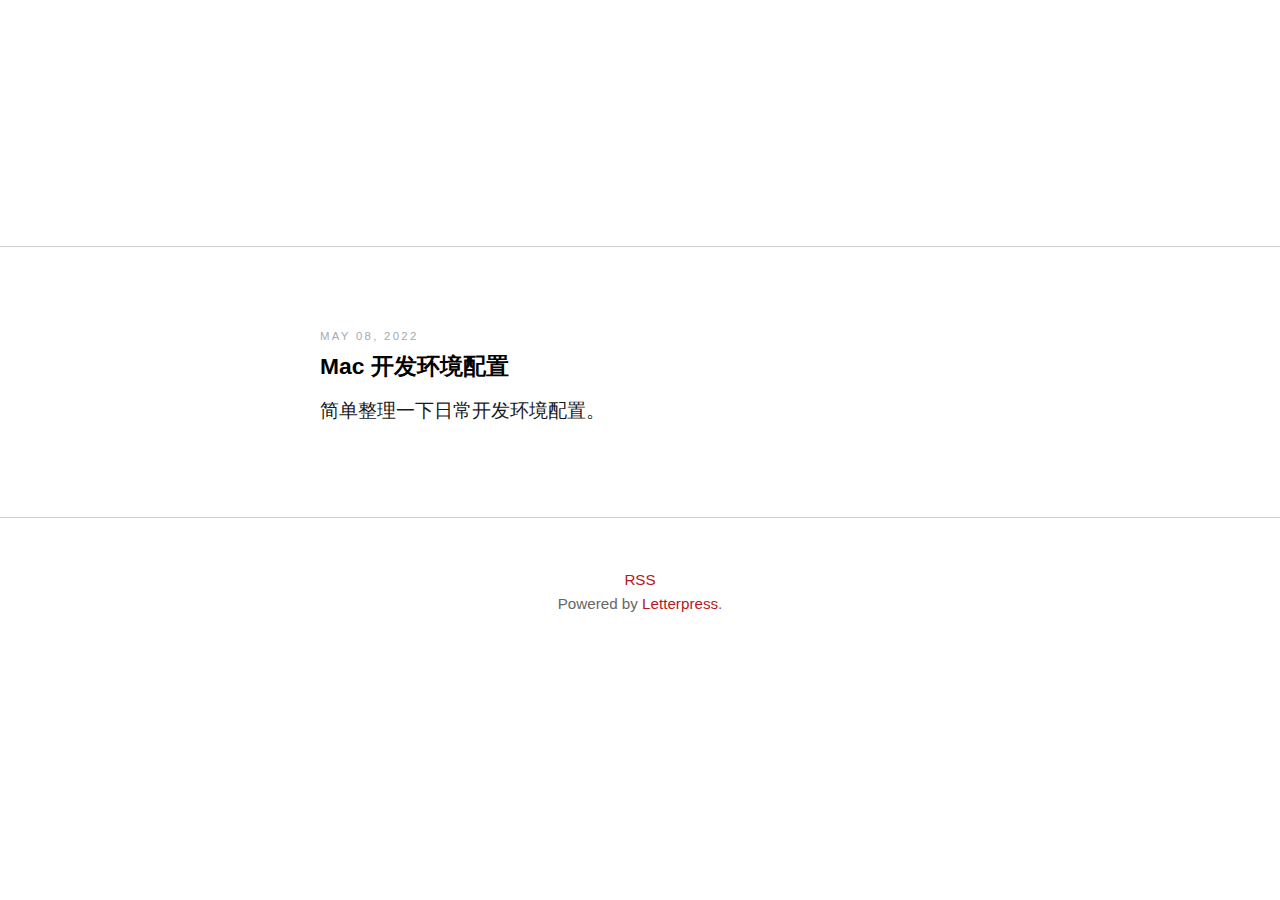
<file: index.html>
<!DOCTYPE html>
<html lang="en">
<head>
  <title>Jinya's Blog - Thoughts, stories and ideas.</title>
  <meta charset="utf-8" />
<meta http-equiv="X-UA-Compatible" content="IE=edge,chrome=1" />
<meta name="viewport" content="width=device-width, initial-scale=1.0, maximum-scale=1.0, user-scalable=no">
<meta name="robots" content="index, follow">
<meta name="description" content="Jinya's Blog" />
<meta name="keywords" content="iOS, iPhone, iPad, app, macOS, OS X, Mac, Apple, Xcode, Swift, SwiftUI, UIKit, Cocoa" />
<meta name="author" content="Jinya" />

<link rel="shortcut icon" href="/favicon.png" />
<link rel="alternate" type="application/rss+xml" href="/feed.xml" />

<link rel="stylesheet" href="/css/default.css" />
<link rel="stylesheet" href="/css/animations.css" />
<!-- Global site tag (gtag.js) - Google Analytics -->
<script async src="https://www.googletagmanager.com/gtag/js?id=G-8CKWPQ0VPY"></script>
<script>
  window.dataLayer = window.dataLayer || [];
  function gtag(){dataLayer.push(arguments);}
  gtag('js', new Date());

  gtag('config', 'G-8CKWPQ0VPY');
</script>

</head>
<body>
  <header role="banner">
    <div class="container">
      <a href="/" class="logo"><img src="/img/logo@2x.png" alt="Logo" /></a>
      <p class="about">Thoughts, stories and ideas.</p>
<ul class="headlinks">
  <li class="twitter">
    <a href="https://twitter.com/JinyaMax"><img src="/img/twitter.png" alt="Twitter" /></a>
  </li>
	<li class="github">
	  <a href="https://github.com/Jinya"><img src="/img/github.png" alt="GitHub" /></a>
	</li>
</ul>

    </div>
  </header>

  <section role="main" class="container">
		
	  <article>
	    <header>
			  <p class="meta"><time datetime="2022-05-08">May 08, 2022</time></p>
	      <h2><a href="https://jinya.github.io/2022/05/development-setup-for-macos.html">Mac 开发环境配置</a></h2>
	    </header>
	    <section class="content">
	      <p class="intro">简单整理一下日常开发环境配置。</p>
	    </section>
	  </article>
	  
  </section>
  
	<nav class="archive footer container">
		<h1><a class="nav-prev" href=""></a></h1>
		<h1><a class="nav-next" href=""></a></h1>
	</nav>
	
  <footer id="footer">
    <section class="container">
    <p><a href="/feed.xml">RSS</a></p>
  <p>Powered by <a href="https://github.com/an0/Letterpress">Letterpress</a>.</p>
</section>
  </footer>
</body>
</html>
</file>
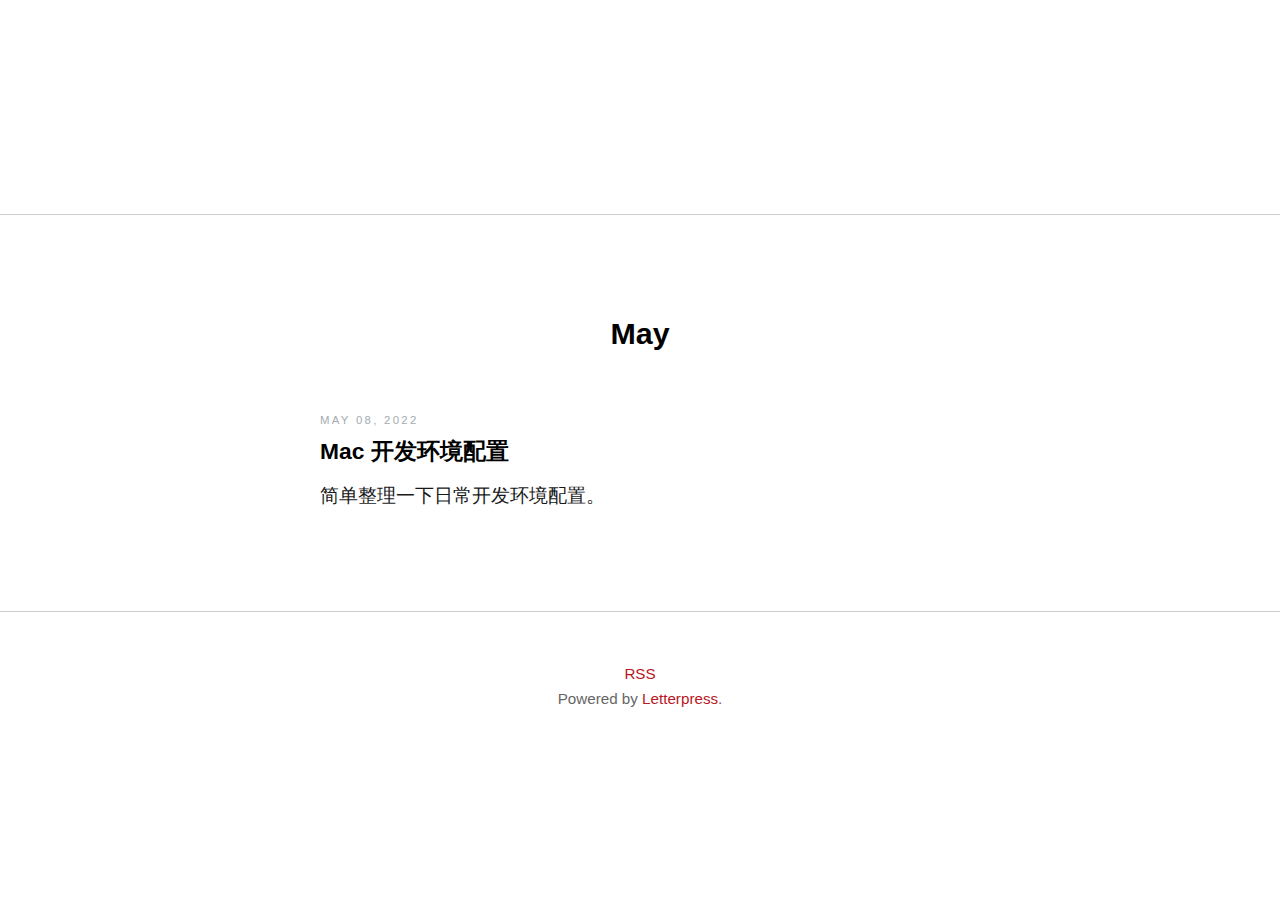
<file: 2022/index.html>
<!DOCTYPE html>
<html lang="en">
<head>
  <title>2022 | Jinya's Blog</title>
  <meta charset="utf-8" />
<meta http-equiv="X-UA-Compatible" content="IE=edge,chrome=1" />
<meta name="viewport" content="width=device-width, initial-scale=1.0, maximum-scale=1.0, user-scalable=no">
<meta name="robots" content="index, follow">
<meta name="description" content="Jinya's Blog" />
<meta name="keywords" content="iOS, iPhone, iPad, app, macOS, OS X, Mac, Apple, Xcode, Swift, SwiftUI, UIKit, Cocoa" />
<meta name="author" content="Jinya" />

<link rel="shortcut icon" href="/favicon.png" />
<link rel="alternate" type="application/rss+xml" href="/feed.xml" />

<link rel="stylesheet" href="/css/default.css" />
<link rel="stylesheet" href="/css/animations.css" />
<!-- Global site tag (gtag.js) - Google Analytics -->
<script async src="https://www.googletagmanager.com/gtag/js?id=G-8CKWPQ0VPY"></script>
<script>
  window.dataLayer = window.dataLayer || [];
  function gtag(){dataLayer.push(arguments);}
  gtag('js', new Date());

  gtag('config', 'G-8CKWPQ0VPY');
</script>

</head>
<body>
  <header role="banner">
    <div class="container">
      <a href="/" class="logo"><img src="/img/logo@2x.png" alt="Logo" /></a>
			<nav class="archive header">
				<h1><a class="nav-prev" href=""></a></h1>
				<h1><a class="nav-next" href=""></a></h1>
				<h1 class="archive-title">2022</h1>
			</nav>
    </div>
  </header>

  <section role="main" class="container">
    
    <section class="archive">
    	<h1 class="archive-title"><a href="https://jinya.github.io/2022/05/">May</a></h1>
			
		  <article>
		    <header>
			    <p class="meta"><time datetime="2022-05-08">May 08, 2022</time></p>
		      <h2><a href="https://jinya.github.io/2022/05/development-setup-for-macos.html">Mac 开发环境配置</a></h2>
		    </header>
		    <section class="content">
		      <p class="intro">简单整理一下日常开发环境配置。</p>
		    </section>
		  </article>
		  
    </section>
    
  </section>

  <footer id="footer">
    <section class="container">
    <p><a href="/feed.xml">RSS</a></p>
  <p>Powered by <a href="https://github.com/an0/Letterpress">Letterpress</a>.</p>
</section>
  </footer>
</body>
</html>
</file>
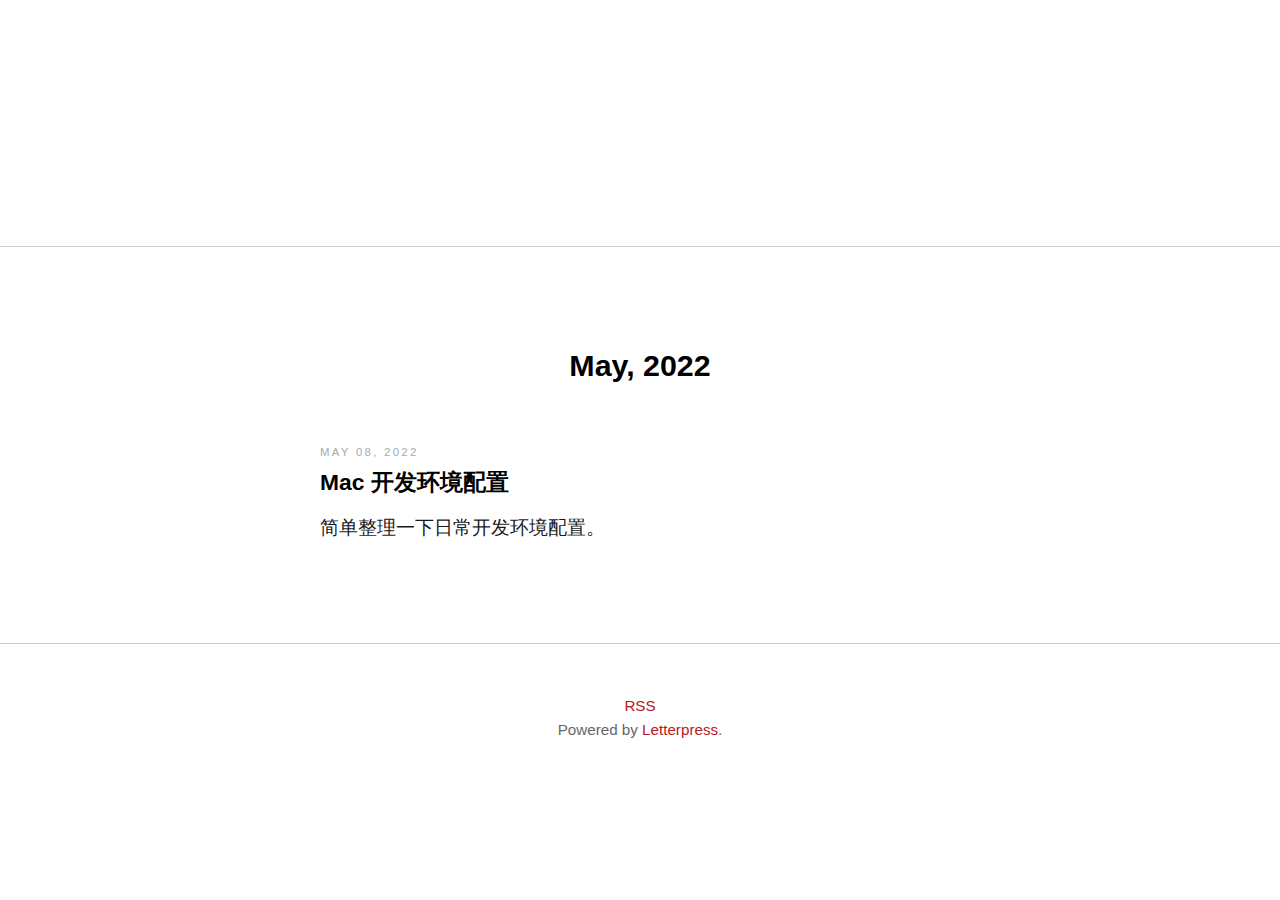
<file: archive/index.html>
<!DOCTYPE html>
<html lang="en">
<head>
  <title>Archive | Jinya's Blog</title>
  <meta charset="utf-8" />
<meta http-equiv="X-UA-Compatible" content="IE=edge,chrome=1" />
<meta name="viewport" content="width=device-width, initial-scale=1.0, maximum-scale=1.0, user-scalable=no">
<meta name="robots" content="index, follow">
<meta name="description" content="Jinya's Blog" />
<meta name="keywords" content="iOS, iPhone, iPad, app, macOS, OS X, Mac, Apple, Xcode, Swift, SwiftUI, UIKit, Cocoa" />
<meta name="author" content="Jinya" />

<link rel="shortcut icon" href="/favicon.png" />
<link rel="alternate" type="application/rss+xml" href="/feed.xml" />

<link rel="stylesheet" href="/css/default.css" />
<link rel="stylesheet" href="/css/animations.css" />
<!-- Global site tag (gtag.js) - Google Analytics -->
<script async src="https://www.googletagmanager.com/gtag/js?id=G-8CKWPQ0VPY"></script>
<script>
  window.dataLayer = window.dataLayer || [];
  function gtag(){dataLayer.push(arguments);}
  gtag('js', new Date());

  gtag('config', 'G-8CKWPQ0VPY');
</script>

</head>
<body>
	<header role="banner">
	  <div class="container">
	    <a href="/" class="logo"><img src="/img/logo@2x.png" alt="Logo" /></a>
      <p class="about">Thoughts, stories and ideas.</p>
<ul class="headlinks">
  <li class="twitter">
    <a href="https://twitter.com/JinyaMax"><img src="/img/twitter.png" alt="Twitter" /></a>
  </li>
	<li class="github">
	  <a href="https://github.com/Jinya"><img src="/img/github.png" alt="GitHub" /></a>
	</li>
</ul>

	  </div>
	</header>

  <section role="main" class="container">
    
    <section class="archive">
    	<h1 class="archive-title"><a href="https://jinya.github.io/2022/05/">May, 2022</a></h1>
			
		  <article>
		    <header>
			    <p class="meta"><time datetime="2022-05-08">May 08, 2022</time></p>
		      <h2><a href="https://jinya.github.io/2022/05/development-setup-for-macos.html">Mac 开发环境配置</a></h2>
		    </header>
				<section class="content">
				  <p class="intro">简单整理一下日常开发环境配置。</p>
				</section>
		  </article>
		  
    </section>
    
  </section>

  <footer id="footer">
    <section class="container">
    <p><a href="/feed.xml">RSS</a></p>
  <p>Powered by <a href="https://github.com/an0/Letterpress">Letterpress</a>.</p>
</section>
  </footer>
</body>
</html>
</file>
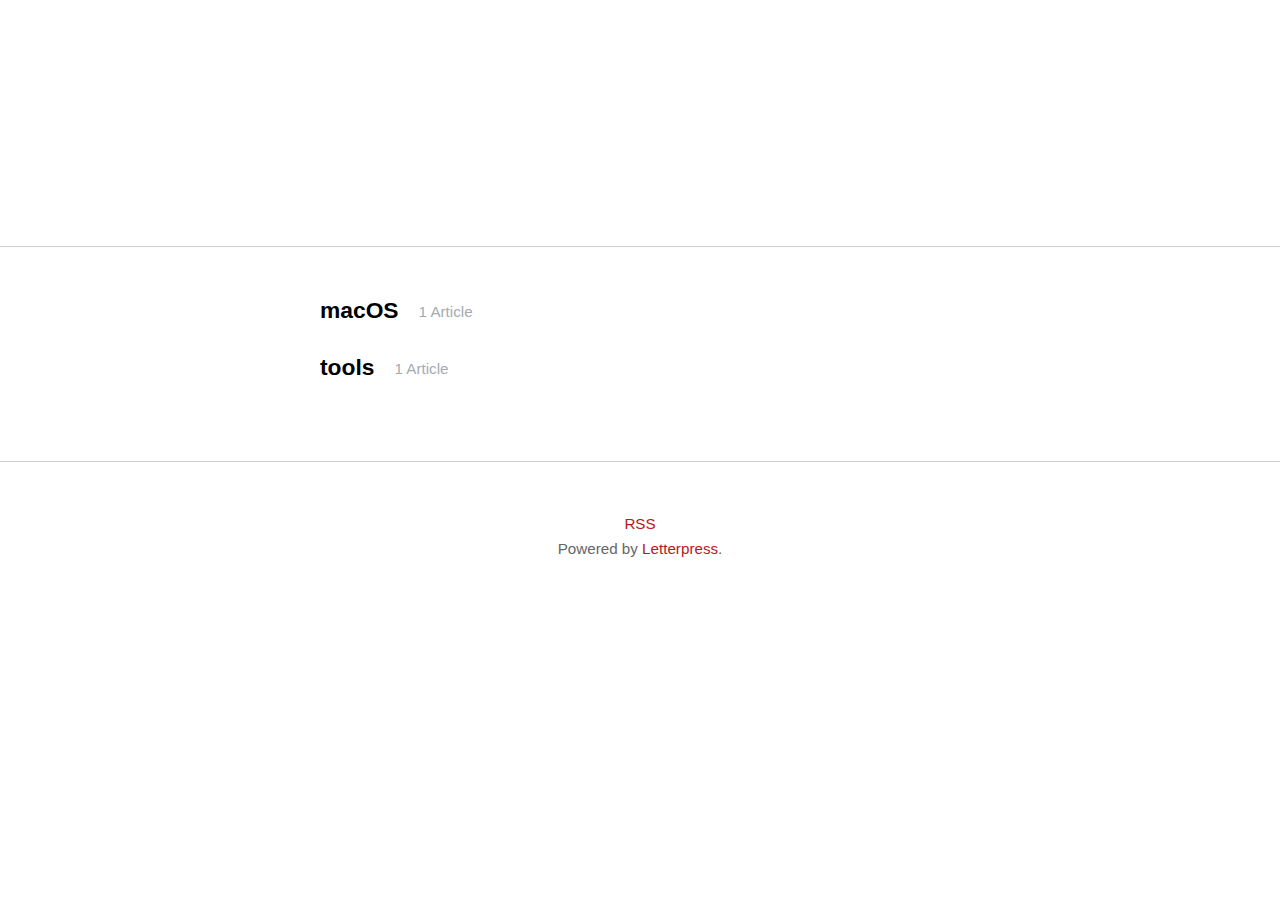
<file: tags/index.html>
<!DOCTYPE html>
<html lang="en">
<head>
  <title>Tags | Jinya's Blog</title>
  <meta charset="utf-8" />
<meta http-equiv="X-UA-Compatible" content="IE=edge,chrome=1" />
<meta name="viewport" content="width=device-width, initial-scale=1.0, maximum-scale=1.0, user-scalable=no">
<meta name="robots" content="index, follow">
<meta name="description" content="Jinya's Blog" />
<meta name="keywords" content="iOS, iPhone, iPad, app, macOS, OS X, Mac, Apple, Xcode, Swift, SwiftUI, UIKit, Cocoa" />
<meta name="author" content="Jinya" />

<link rel="shortcut icon" href="/favicon.png" />
<link rel="alternate" type="application/rss+xml" href="/feed.xml" />

<link rel="stylesheet" href="/css/default.css" />
<link rel="stylesheet" href="/css/animations.css" />
<!-- Global site tag (gtag.js) - Google Analytics -->
<script async src="https://www.googletagmanager.com/gtag/js?id=G-8CKWPQ0VPY"></script>
<script>
  window.dataLayer = window.dataLayer || [];
  function gtag(){dataLayer.push(arguments);}
  gtag('js', new Date());

  gtag('config', 'G-8CKWPQ0VPY');
</script>

</head>
<body>
	<header role="banner">
	  <div class="container">
	    <a href="/" class="logo"><img src="/img/logo@2x.png" alt="Logo" /></a>
      <p class="about">Thoughts, stories and ideas.</p>
<ul class="headlinks">
  <li class="twitter">
    <a href="https://twitter.com/JinyaMax"><img src="/img/twitter.png" alt="Twitter" /></a>
  </li>
	<li class="github">
	  <a href="https://github.com/Jinya"><img src="/img/github.png" alt="GitHub" /></a>
	</li>
</ul>

	  </div>
	</header>

  <section role="main" class="container">
  	<ul class="tags">
	    
	    <li class="tag">
		    <h2 class="tag-title"><a href="https://jinya.github.io/tags/macOS/">macOS</a></h2>
		    <p class="meta tag-size">1 Article</p>
	    </li>
	    
	    <li class="tag">
		    <h2 class="tag-title"><a href="https://jinya.github.io/tags/tools/">tools</a></h2>
		    <p class="meta tag-size">1 Article</p>
	    </li>
	    
    </ul>
  </section>

  <footer id="footer">
    <section class="container">
    <p><a href="/feed.xml">RSS</a></p>
  <p>Powered by <a href="https://github.com/an0/Letterpress">Letterpress</a>.</p>
</section>
  </footer>
</body>
</html>
</file>
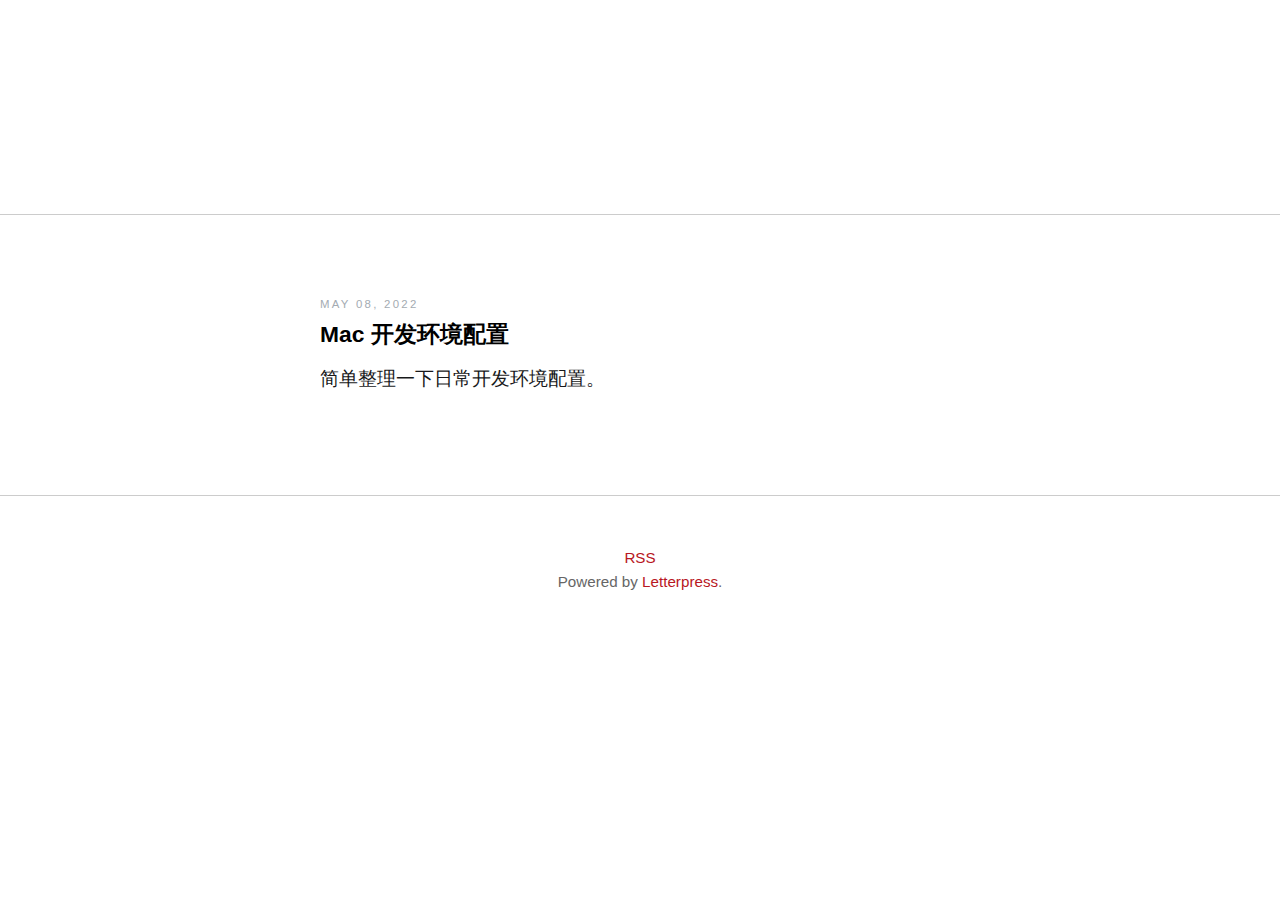
<file: 2022/05/index.html>
<!DOCTYPE html>
<html lang="en">
<head>
  <title>May, 2022 | Jinya's Blog</title>
  <meta charset="utf-8" />
<meta http-equiv="X-UA-Compatible" content="IE=edge,chrome=1" />
<meta name="viewport" content="width=device-width, initial-scale=1.0, maximum-scale=1.0, user-scalable=no">
<meta name="robots" content="index, follow">
<meta name="description" content="Jinya's Blog" />
<meta name="keywords" content="iOS, iPhone, iPad, app, macOS, OS X, Mac, Apple, Xcode, Swift, SwiftUI, UIKit, Cocoa" />
<meta name="author" content="Jinya" />

<link rel="shortcut icon" href="/favicon.png" />
<link rel="alternate" type="application/rss+xml" href="/feed.xml" />

<link rel="stylesheet" href="/css/default.css" />
<link rel="stylesheet" href="/css/animations.css" />
<!-- Global site tag (gtag.js) - Google Analytics -->
<script async src="https://www.googletagmanager.com/gtag/js?id=G-8CKWPQ0VPY"></script>
<script>
  window.dataLayer = window.dataLayer || [];
  function gtag(){dataLayer.push(arguments);}
  gtag('js', new Date());

  gtag('config', 'G-8CKWPQ0VPY');
</script>

</head>
<body>
  <header role="banner">
    <div class="container">
      <a href="/" class="logo"><img src="/img/logo@2x.png" alt="Logo" /></a>
			<nav class="archive header">
				<h1><a class="nav-prev" href=""></a></h1>
				<h1><a class="nav-next" href=""></a></h1>
				<h1 class="archive-title">May, <a href="https://jinya.github.io/2022/">2022</a></h1>
			</nav>
    </div>
  </header>

  <section role="main" class="container">
		
	  <article>
	    <header>
			  <p class="meta"><time datetime="2022-05-08">May 08, 2022</time></p>
	      <h2><a href="https://jinya.github.io/2022/05/development-setup-for-macos.html">Mac 开发环境配置</a></h2>
	    </header>
	    <section class="content">
	      <p class="intro">简单整理一下日常开发环境配置。</p>
	    </section>
	  </article>
	  
  </section>

  <footer id="footer">
    <section class="container">
    <p><a href="/feed.xml">RSS</a></p>
  <p>Powered by <a href="https://github.com/an0/Letterpress">Letterpress</a>.</p>
</section>
  </footer>
</body>
</html>
</file>
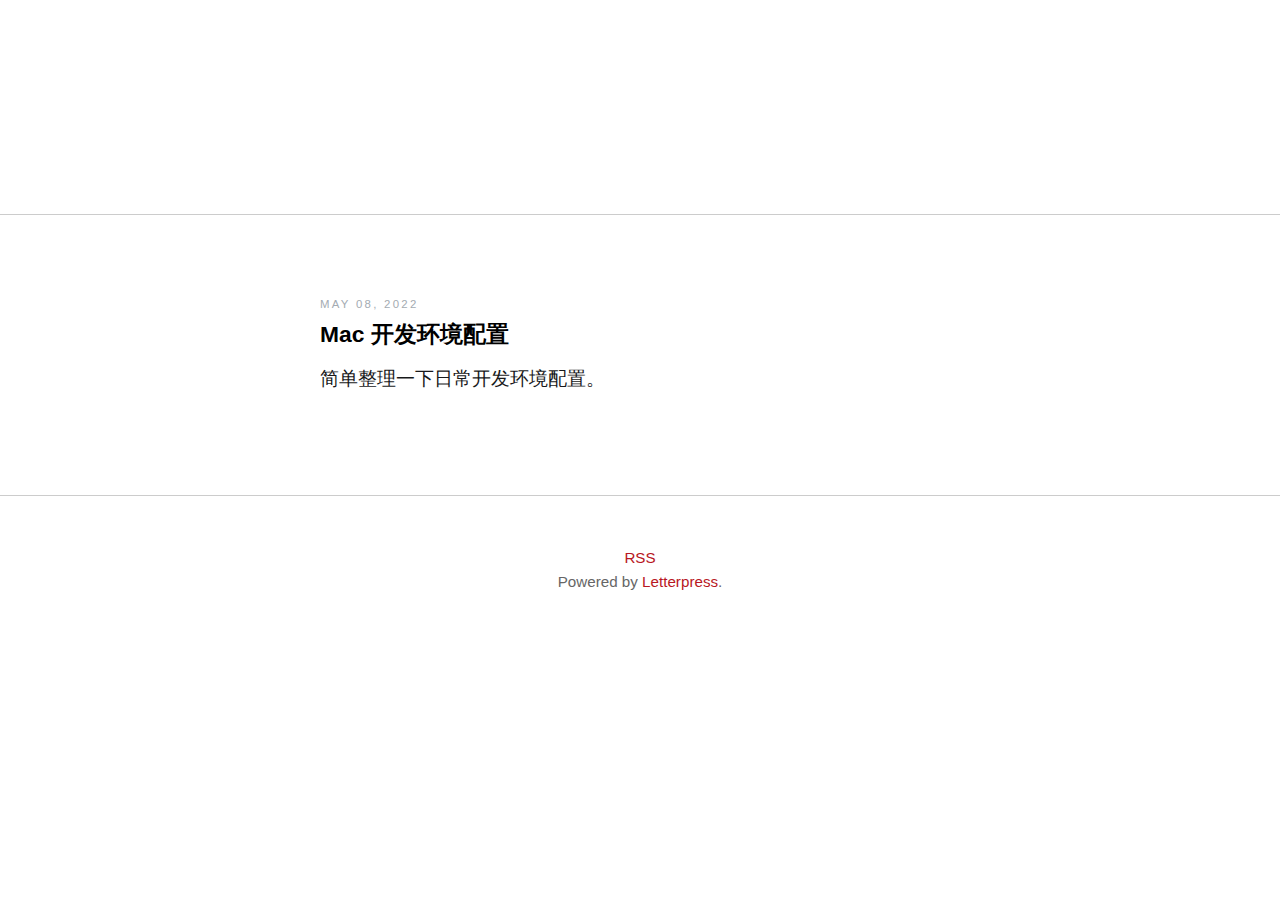
<file: tags/macOS/index.html>
<!DOCTYPE html>
<html lang="en">
<head>
  <title>macOS | Jinya's Blog</title>
  <meta charset="utf-8" />
<meta http-equiv="X-UA-Compatible" content="IE=edge,chrome=1" />
<meta name="viewport" content="width=device-width, initial-scale=1.0, maximum-scale=1.0, user-scalable=no">
<meta name="robots" content="index, follow">
<meta name="description" content="Jinya's Blog" />
<meta name="keywords" content="iOS, iPhone, iPad, app, macOS, OS X, Mac, Apple, Xcode, Swift, SwiftUI, UIKit, Cocoa" />
<meta name="author" content="Jinya" />

<link rel="shortcut icon" href="/favicon.png" />
<link rel="alternate" type="application/rss+xml" href="/feed.xml" />

<link rel="stylesheet" href="/css/default.css" />
<link rel="stylesheet" href="/css/animations.css" />
<!-- Global site tag (gtag.js) - Google Analytics -->
<script async src="https://www.googletagmanager.com/gtag/js?id=G-8CKWPQ0VPY"></script>
<script>
  window.dataLayer = window.dataLayer || [];
  function gtag(){dataLayer.push(arguments);}
  gtag('js', new Date());

  gtag('config', 'G-8CKWPQ0VPY');
</script>

</head>
<body>
	<header role="banner">
	  <div class="container">
	    <a href="/" class="logo"><img src="/img/logo@2x.png" alt="Logo" /></a>
			<nav class="archive header">
				<h1 class="archive-title">macOS</h1>
			</nav>
	  </div>
	</header>

  <section role="main" class="container">
		
		<article>
		  <header>
			  <p class="meta"><time datetime="2022-05-08">May 08, 2022</time></p>
		    <h2><a href="https://jinya.github.io/2022/05/development-setup-for-macos.html">Mac 开发环境配置</a></h2>
		  </header>
		  <section class="content">
		    <p class="intro">简单整理一下日常开发环境配置。</p>
		  </section>
		</article>
		
  </section>

  <footer id="footer">
    <section class="container">
    <p><a href="/feed.xml">RSS</a></p>
  <p>Powered by <a href="https://github.com/an0/Letterpress">Letterpress</a>.</p>
</section>
  </footer>
</body>
</html>
</file>
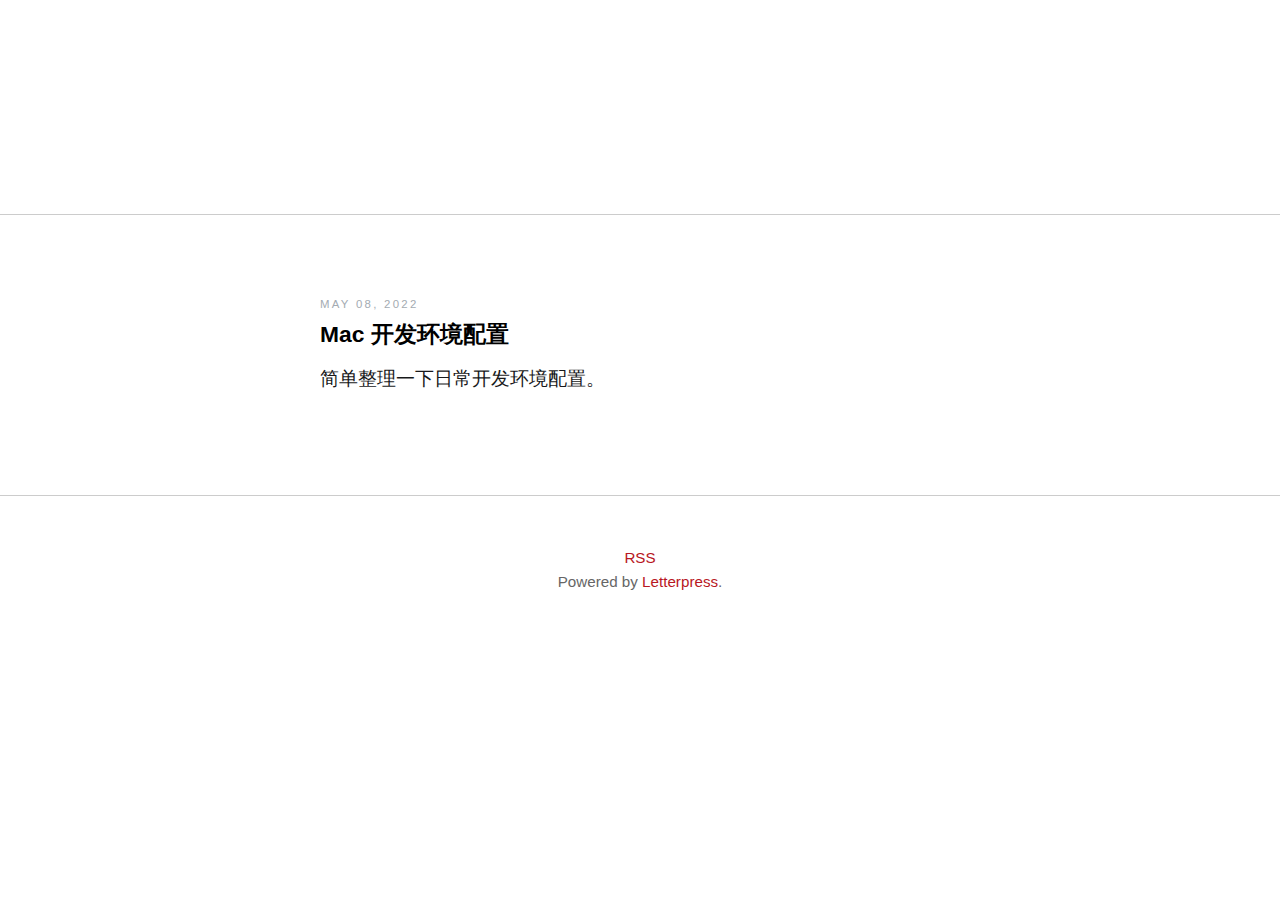
<file: tags/tools/index.html>
<!DOCTYPE html>
<html lang="en">
<head>
  <title>tools | Jinya's Blog</title>
  <meta charset="utf-8" />
<meta http-equiv="X-UA-Compatible" content="IE=edge,chrome=1" />
<meta name="viewport" content="width=device-width, initial-scale=1.0, maximum-scale=1.0, user-scalable=no">
<meta name="robots" content="index, follow">
<meta name="description" content="Jinya's Blog" />
<meta name="keywords" content="iOS, iPhone, iPad, app, macOS, OS X, Mac, Apple, Xcode, Swift, SwiftUI, UIKit, Cocoa" />
<meta name="author" content="Jinya" />

<link rel="shortcut icon" href="/favicon.png" />
<link rel="alternate" type="application/rss+xml" href="/feed.xml" />

<link rel="stylesheet" href="/css/default.css" />
<link rel="stylesheet" href="/css/animations.css" />
<!-- Global site tag (gtag.js) - Google Analytics -->
<script async src="https://www.googletagmanager.com/gtag/js?id=G-8CKWPQ0VPY"></script>
<script>
  window.dataLayer = window.dataLayer || [];
  function gtag(){dataLayer.push(arguments);}
  gtag('js', new Date());

  gtag('config', 'G-8CKWPQ0VPY');
</script>

</head>
<body>
	<header role="banner">
	  <div class="container">
	    <a href="/" class="logo"><img src="/img/logo@2x.png" alt="Logo" /></a>
			<nav class="archive header">
				<h1 class="archive-title">tools</h1>
			</nav>
	  </div>
	</header>

  <section role="main" class="container">
		
		<article>
		  <header>
			  <p class="meta"><time datetime="2022-05-08">May 08, 2022</time></p>
		    <h2><a href="https://jinya.github.io/2022/05/development-setup-for-macos.html">Mac 开发环境配置</a></h2>
		  </header>
		  <section class="content">
		    <p class="intro">简单整理一下日常开发环境配置。</p>
		  </section>
		</article>
		
  </section>

  <footer id="footer">
    <section class="container">
    <p><a href="/feed.xml">RSS</a></p>
  <p>Powered by <a href="https://github.com/an0/Letterpress">Letterpress</a>.</p>
</section>
  </footer>
</body>
</html>
</file>
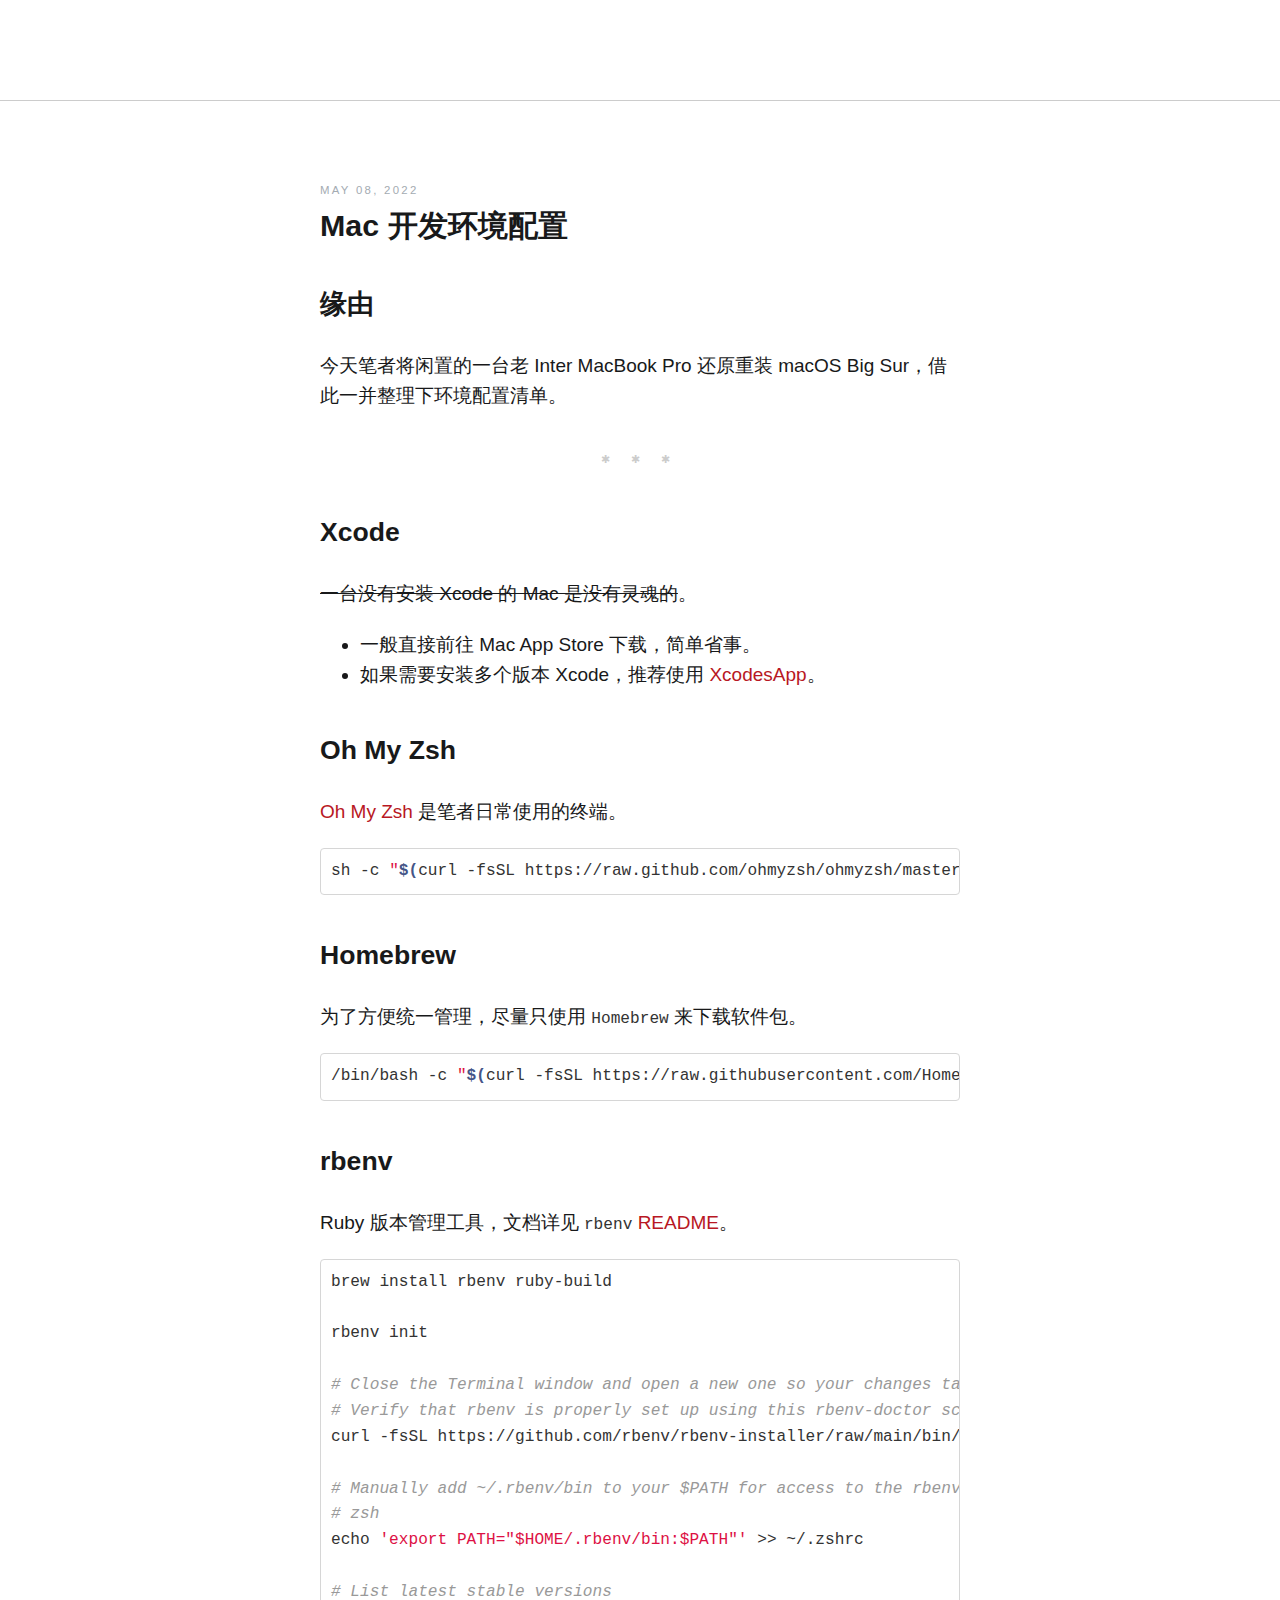
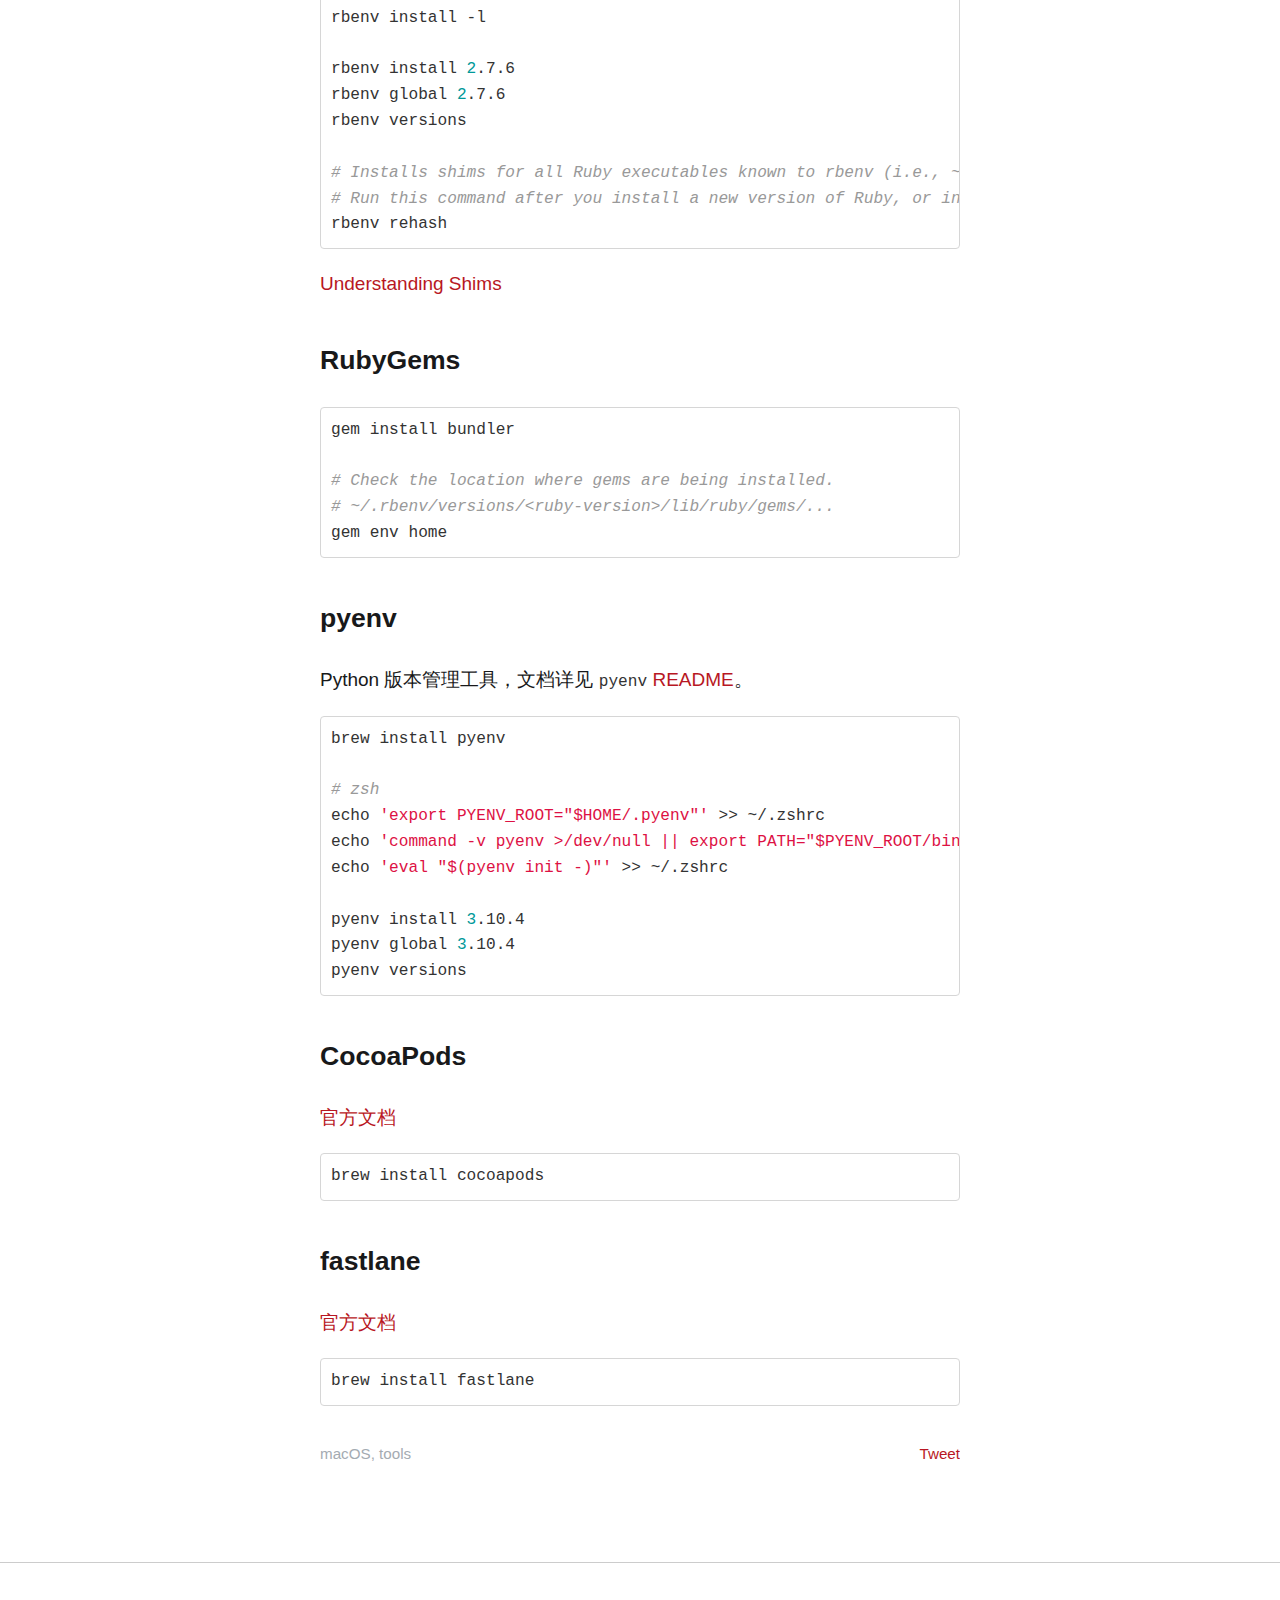
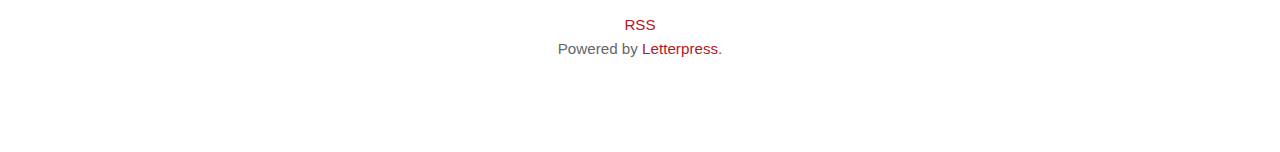
<file: 2022/05/development-setup-for-macos.html>
<!DOCTYPE html>
<html lang="zh-cmn-Hans">
<head>
  <title>Mac 开发环境配置 | Jinya's Blog</title>
  <meta charset="utf-8" />
<meta http-equiv="X-UA-Compatible" content="IE=edge,chrome=1" />
<meta name="viewport" content="width=device-width, initial-scale=1.0, maximum-scale=1.0, user-scalable=no">
<meta name="robots" content="index, follow">
<meta name="description" content="Jinya's Blog" />
<meta name="keywords" content="iOS, iPhone, iPad, app, macOS, OS X, Mac, Apple, Xcode, Swift, SwiftUI, UIKit, Cocoa" />
<meta name="author" content="Jinya" />

<link rel="shortcut icon" href="/favicon.png" />
<link rel="alternate" type="application/rss+xml" href="/feed.xml" />

<link rel="stylesheet" href="/css/default.css" />
<link rel="stylesheet" href="/css/animations.css" />
<!-- Global site tag (gtag.js) - Google Analytics -->
<script async src="https://www.googletagmanager.com/gtag/js?id=G-8CKWPQ0VPY"></script>
<script>
  window.dataLayer = window.dataLayer || [];
  function gtag(){dataLayer.push(arguments);}
  gtag('js', new Date());

  gtag('config', 'G-8CKWPQ0VPY');
</script>

</head>
<body>
  <header role="banner" id="post-head">
    <div class="container">
      <a href="/" class="logo"><img src="/img/logo@2x.png" alt="Logo" /></a>
    </div>
  </header>

  <section role="main" class="container">
	  <article>
	    <header>
		    <p class="meta" id="time"><time datetime="2022-05-08"><a href="https://jinya.github.io/2022/05/">May</a> 08, 2022</time></p>
	      <h1>Mac 开发环境配置</h1>
	    </header>
	    <section class="content">
	      <h2>缘由</h2>

<p>今天笔者将闲置的一台老 Inter MacBook Pro 还原重装 macOS Big Sur，借此一并整理下环境配置清单。</p>

<hr />

<h2>Xcode</h2>

<p><strike>一台没有安装 Xcode 的 Mac 是没有灵魂的</strike>。</p>

<ul>
<li>一般直接前往 Mac App Store 下载，简单省事。</li>
<li>如果需要安装多个版本 Xcode，推荐使用 <a href="https://github.com/RobotsAndPencils/XcodesApp">XcodesApp</a>。</li>
</ul>

<h2>Oh My Zsh</h2>

<p><a href="https://ohmyz.sh/">Oh My Zsh</a> 是笔者日常使用的终端。</p>

<div class="code"><pre><span></span><code>sh -c <span class="code-s2">&quot;</span><span class="code-k">$(</span>curl -fsSL https://raw.github.com/ohmyzsh/ohmyzsh/master/tools/install.sh<span class="code-k">)</span><span class="code-s2">&quot;</span>
</code></pre></div>

<h2>Homebrew</h2>

<p>为了方便统一管理，尽量只使用 <a href="https://brew.sh/index_zh-cn"><code>Homebrew</code></a> 来下载软件包。</p>

<div class="code"><pre><span></span><code>/bin/bash -c <span class="code-s2">&quot;</span><span class="code-k">$(</span>curl -fsSL https://raw.githubusercontent.com/Homebrew/install/HEAD/install.sh<span class="code-k">)</span><span class="code-s2">&quot;</span>
</code></pre></div>

<h2>rbenv</h2>

<p>Ruby 版本管理工具，文档详见 <a href="https://github.com/rbenv/rbenv/blob/master/README.md"><code>rbenv</code> README</a>。</p>

<div class="code"><pre><span></span><code>brew install rbenv ruby-build

rbenv init

<span class="code-c1"># Close the Terminal window and open a new one so your changes take effect.</span>
<span class="code-c1"># Verify that rbenv is properly set up using this rbenv-doctor script</span>
curl -fsSL https://github.com/rbenv/rbenv-installer/raw/main/bin/rbenv-doctor <span class="code-p">|</span> bash

<span class="code-c1"># Manually add ~/.rbenv/bin to your $PATH for access to the rbenv command-line utility.</span>
<span class="code-c1"># zsh</span>
<span class="code-nb">echo</span> <span class="code-s1">&#39;export PATH=&quot;$HOME/.rbenv/bin:$PATH&quot;&#39;</span> &gt;&gt; ~/.zshrc

<span class="code-c1"># List latest stable versions</span>
rbenv install -l

rbenv install <span class="code-m">2</span>.7.6
rbenv global <span class="code-m">2</span>.7.6
rbenv versions

<span class="code-c1"># Installs shims for all Ruby executables known to rbenv (i.e., ~/.rbenv/versions/*/bin/*).</span>
<span class="code-c1"># Run this command after you install a new version of Ruby, or install a gem that provides commands.</span>
rbenv rehash
</code></pre></div>

<p><a href="https://github.com/rbenv/rbenv#understanding-shims">Understanding Shims</a></p>

<h2>RubyGems</h2>

<div class="code"><pre><span></span><code>gem install bundler

<span class="code-c1"># Check the location where gems are being installed.</span>
<span class="code-c1"># ~/.rbenv/versions/&lt;ruby-version&gt;/lib/ruby/gems/...</span>
gem env home
</code></pre></div>

<h2>pyenv</h2>

<p>Python 版本管理工具，文档详见 <a href="https://github.com/pyenv/pyenv/blob/master/README.md"><code>pyenv</code> README</a>。</p>

<div class="code"><pre><span></span><code>brew install pyenv

<span class="code-c1"># zsh</span>
<span class="code-nb">echo</span> <span class="code-s1">&#39;export PYENV_ROOT=&quot;$HOME/.pyenv&quot;&#39;</span> &gt;&gt; ~/.zshrc
<span class="code-nb">echo</span> <span class="code-s1">&#39;command -v pyenv &gt;/dev/null || export PATH=&quot;$PYENV_ROOT/bin:$PATH&quot;&#39;</span> &gt;&gt; ~/.zshrc
<span class="code-nb">echo</span> <span class="code-s1">&#39;eval &quot;$(pyenv init -)&quot;&#39;</span> &gt;&gt; ~/.zshrc

pyenv install <span class="code-m">3</span>.10.4
pyenv global <span class="code-m">3</span>.10.4
pyenv versions
</code></pre></div>

<h2>CocoaPods</h2>

<p><a href="https://cocoapods.org/">官方文档</a></p>

<div class="code"><pre><span></span><code>brew install cocoapods
</code></pre></div>

<h2>fastlane</h2>

<p><a href="https://docs.fastlane.tools">官方文档</a></p>

<div class="code"><pre><span></span><code>brew install fastlane
</code></pre></div>

	    </section>
	    <footer role="contentinfo" class="post-footer">
 		    <p class="meta" id="tags"><a href="/tags/macOS">macOS</a>, <a href="/tags/tools">tools</a></p>
         <a class="twitter-share-button" href="https://twitter.com/intent/tweet" data-text="Mac 开发环境配置 by @JinyaMax">Tweet</a>
         <script>!function(d,s,id){var js,fjs=d.getElementsByTagName(s)[0],p=/^http:/.test(d.location)?'http':'https';if(!d.getElementById(id)){js=d.createElement(s);js.id=id;js.src=p+'://platform.twitter.com/widgets.js';fjs.parentNode.insertBefore(js,fjs);}}(document, 'script', 'twitter-wjs');</script>
	    </footer>
	  </article>  
  </section>
    
  <footer id="footer">
    <section class="container">
    <p><a href="/feed.xml">RSS</a></p>
  <p>Powered by <a href="https://github.com/an0/Letterpress">Letterpress</a>.</p>
</section>
  </footer>
</body>
</html>
</file>
<file: css/default.css>
/*

Handwritten by Michiel de Graaf.

*/

:root {
    --background-color: #fff;

    --text-color: #18191a;
    --text-color-light: rgb(164,171,178);
    --text-color-medium: #666;
    --text-color-strong: black;

    --link-color: rgb(184,23,35);
    --link-color-light: rgb(164,171,178);
    --link-color-strong: black;

    --separator-color: #ccc;

    --code-background-color: hsl(0, 0%, 94.9%);
    --code-border-color: hsl(0,0%,84%);
    --code-text-color: #333;

    --syntax-color-keyword: #445588;
    --syntax-color-type: purple;
    --syntax-color-comment: #999999;
    --syntax-color-identifier: #990000;
    --syntax-color-class: #445588;
    --syntax-color-string: #d14;
    --syntax-color-number: #099;
    --syntax-color-attribute: teal;
    --syntax-color-namespace: #555;
    --syntax-color-output: #888;
    --syntax-color-prompt: #555;
}

@media(prefers-color-scheme:dark) {
    :root {
        --background-color: hsl(120, 2%, 9%);

        --text-color: hsl(240, 1.3%, 84.5%);
        --text-color-light: hsl(240, 2.3%, 56.7%);
        --text-color-medium: hsl(0, 0%, 51%);
        --text-color-strong: hsl(120, 100%, 99.8%);

        --link-color: hsl(206.7, 100%, 70%);
        --link-color-light: hsl(240, 2.3%, 56.7%);;
        --link-color-medium: hsl(0, 0%, 51%);
        --link-color-strong: hsl(120, 100%, 99.8%);

        --separator-color: hsl(0, 0%, 33.3%);

        --code-background-color: hsl(120, 1%, 19.4%);
        --code-border-color: hsl(0, 0%, 26.7%);
        --code-text-color: hsl(180, 6.9%, 84.5%);

        --syntax-color-keyword: #FC5FA3;
        --syntax-color-type: #5DD8FF;
        --syntax-color-comment: #6C7986;
        --syntax-color-identifier: #67B7A4;
        --syntax-color-class: #9EF1DD;
        --syntax-color-string: #FC6A5D;
        --syntax-color-number: #D0BF69;
        --syntax-color-attribute: #BF8555;
        --syntax-color-namespace: #D0A8FF;
        --syntax-color-output: #FFFFFF;
        --syntax-color-prompt: #41B645;
    }

    header[role="banner"] .logo,
    .headlinks img {
      filter: invert(100%);
    }
}

article, aside, details, figcaption, figure, footer, header, hgroup, menu, nav, section, dialog{
  display: block;
}
*{
  margin: 0;
  padding: 0;
}

/* Basics
 *************************************/

body{
  font-family: -apple-system, Verdana, Helvetica Neue, Microsoft Yahei, Hiragino Sans GB, Microsoft Sans Serif, WenQuanYi Micro Hei, sans-serif;
  font-size: 95%;
  -webkit-font-smoothing: antialiased;
  line-height: 1.6;
  vertical-align: baseline;
  background-color: var(--background-color);
  color: var(--text-color);
}
.serif {
  font-family: Palatino, Optima, Georgia, serif;
}
a{
  cursor: pointer;
  color: var(--link-color);
  text-decoration: none;
  transition: all .25s;
}
a:hover{
  border-bottom: 1px solid var(--link-color);
}
h1,h2,h3,h4{
	line-height: 1.2;
}
h1 a, h2 a, h3 a, h4 a{
	color: var(--link-color-strong);
}
h1 a:hover, h2 a:hover, h3 a:hover, h4 a:hover{
	border-bottom: none;
}
p.meta{
	color: var(--text-color-light);
}
p.meta a{
  color: var(--link-color-light);
}
p.meta a:hover{
  border-bottom: 1px solid var(--link-color-light);
}
code{
  font-family: "SF Mono", Menlo, Monaco, Consolas, Courier, "Courier New", monospace;
}
.container{
  overflow: hidden;
  width: 640px;
  margin: 0 auto;
}
dl{
	margin: 1em 0;
}
dd{
	margin-left: 40px;
}

/* Header
 *************************************/

header[role="banner"]{
  overflow: hidden;
  padding: 40px 0 50px 0;
  text-align: center;
  border-bottom: 1px solid var(--separator-color);
}
a.logo{
  display: inline-block;
  width: 40px;
  height: 40px;
  margin-top: 20px;
  border-bottom: none;
  background: url(/img/logo.png) no-repeat center center;
}
.logo img{
  display: none;
}
.about{
	display: block;
  margin-top: 20px;
  font-size: 1.125em;
  font-weight: normal;
  line-height: 1.4;
  text-align: center;
}
.about span{
  font-style: italic;
}
.headlinks{
  list-style: none;
  overflow: hidden;
}
.headlinks li{
  display: inline-block;
  margin: 20px 5px 0 5px;
}
.headlinks a{
  display: block;
  color: var(--link-color-strong);
  border-bottom: none;
  opacity: .5;
}
.headlinks a:hover{
  opacity: 1;
}
.headlinks a img{
  width: 16px;
  height: 16px;
}
.headlinks a span{
  display: none;
}
header[role="banner"]#post-head{
  padding: 10px 0 30px 0;
}
#post-head .logo{
  display: block;
  float: left;
}

/* Nav
 *************************************/
nav.archive.header{
	margin-top: 20px;
}
nav.archive.footer{
	margin-top: -40px;
	margin-bottom: 30px;
}
nav.archive h1{
	font-size: 2.0em;
}
nav.archive .nav-prev{
	float: left;
}
nav.archive .nav-next{
	float: right;
}
nav.archive .archive-title{
	text-align: center;
	margin-left: 20px;
	margin-right: 20px;
}

/* Archives
 *************************************/
section.archive{
	margin-top: 80px;
}
section.archive h1{
	font-size: 2.0em;
}
section.archive .archive-title{
	text-align: center;
}

/* Tags
 *************************************/
ul.tags{
	list-style: none;
}
li.tag{
	margin-top: 30px;
	overflow: hidden;
}
li.tag .tag-title{
	float: left;
}
li.tag .tag-size{
	padding-left: 20px;
	padding-top: 3px;
	overflow: hidden;
}
/* Articles
 *************************************/

section[role="main"]{
  overflow: visible;
  padding-top: 20px;
  padding-bottom: 80px;
}
article{
  margin-top: 60px;
}
article header{
  overflow: hidden;
  margin-bottom: 16px;
}
article header h1{
  font-size: 2.0em;
}
article header p.meta{
	font-size: .75em;
	font-weight: 500;
	letter-spacing: .2em;
	margin-bottom: 8px;
}
article header time{
  text-transform: uppercase;
}
article p#tags{
	float: left;
}
article .content{
  font-size: 1.25em;
}
article .content h2{
  font-size: 1.4em;
  margin: 45px 0 30px
}
article .content h3{
  font-size: 1.3em;
  margin: 40px 0 30px;
}
article .content h4{
  font-size: 1.2em;
  margin: 35px 0 20px;
}
article .content h5{
  font-size: 1.1em;
  margin: 30px 0 20px;
}
article .content p{
  margin-top: 20px;
  margin-bottom: 20px;
}
article .content img,
article .content video{
  display: block;
/*  min-width: 50%;*/
  max-width: 100%;
  margin: auto;
  padding: 10px 0;
}
article .content img.inline{
	display: inline;
}
article .content ul,
article .content ol{
  margin: 0 0 20px 40px;
}
article .content .intro{
  margin-top: 0;
}
article .content blockquote{
	  padding-left: 10px;
	  border-left: 3px solid var(--separator-color);
}

/*
 * Better looking horizontal rule
 */
hr {
	border: 0;
	padding: 0;
}
article .content hr{
	margin: 1.6em 0;
	text-align: center;
}
article .content hr::after{
	content: "✱ ✱ ✱";
	color: var(--separator-color);
	font-size: 0.6em;
	letter-spacing: 0.8em;
}
article .content .footnotes hr{
	border-top: 1px solid var(--separator-color);
	margin: 3em auto 1em 0;
	width: 8em;
	height: 1px;
}
article .content .footnotes hr::after{
	content: none;
}
/* Disqus
 *************************************/
#disqus_thread{
	width: 640px;
	margin: 0 auto;
}

/* Article footer
 *************************************/
.post-footer{
  overflow: hidden;
  padding: 20px 0;
  text-align: right;
  line-height: 1;
}

/* Footer
 *************************************/

footer#footer{
  padding: 50px 0;
  border-top: 1px solid var(--separator-color);
  color: var(--text-color-medium);
}
footer#footer p{
  display: block;
  font-size: 1em;
  text-align: center;
}

/* Code
 *************************************/
article .content code {
  font-size: .85em;
 	overflow-wrap: break-word;
 	word-wrap: break-word;;
}
article .content div.code {
	margin-bottom: 20px;
	padding: 10px;
	overflow: auto;
	border-radius: 4px;
	border: 1px solid var(--code-border-color);
 }
code { color: var(--code-text-color); }
code .code-c,
code .code-cm,
code .code-c1 { color: var(--syntax-color-comment); font-style: italic }
code .code-cp { color: var(--syntax-color-comment); font-weight: bold }
code .code-cs { color: var(--syntax-color-comment); font-weight: bold; font-style: italic }
code .code-k,
code .code-kc,
code .code-kd,
code .code-kp,
code .code-kr,
code .code-kt { color: var(--syntax-color-keyword); font-weight: bold }
code .code-o,
code .code-ow { font-weight: bold }
code .code-ge { font-style: italic }
code .code-go { color: var(--syntax-color-output) }
code .code-gp { color: var(--syntax-color-prompt) }
code .code-gs { font-weight: bold }
code .code-m,
code .code-mf,
code .code-mh,
code .code-mi,
code .code-mo,
code .code-il { color: var(--syntax-color-number) }
code .code-s,
code .code-sb,
code .code-sc,
code .code-sd,
code .code-s2,
code .code-se,
code .code-sh,
code .code-si,
code .code-sx,
code .code-sr,
code .code-s1,
code .code-ss { color: var(--syntax-color-string) }
code .code-na { color: var(--syntax-color-attribute) }
code .code-nc { color: var(--syntax-color-class); font-weight: bold }
code .code-no,
code .code-nv,
code .code-vc,
code .code-vg,
code .code-vi { color: var(--syntax-color-identifier) }
code .code-nf { color: var(--syntax-color-identifier); font-weight: bold }
code .code-ni { color: var(--syntax-color-type) }
code .code-nn { color: var(--syntax-color-namespace) }

/* Responsiveness
 *************************************/

@media screen and (max-width: 720px){
	body{
	  font-size: 90%;
	}
  .container{
    width: 85%;
  }
  #disqus_thread{
    width: 85%;
  }
}
@media screen and (max-width: 568px){
  body{
    font-size: 80%;
	  -webkit-text-size-adjust: none;
  }
  header[role="banner"]{
    padding: 10px 0 20px 0;
  }
  header[role="banner"]#post-head{
    padding: 0 0 20px 0;
  }
  .about{
    margin-top: 15px;
  }
  nav.archive.header{
  	margin-top: 15px;
  }
  nav.archive.footer{
  	margin-top: -40px;
  	margin-bottom: 20px;
  }
  nav.archive h1{
  	font-size: 1.8em;
  }
  section[role="main"]{
    padding-bottom: 50px;
  }
	section.archive{
		margin-top: 30px;
	}
	section.archive h1{
		font-size: 1.8em;
	}
	article{
    margin-top: 20px;
  }
  article header h1{
    font-size: 1.9em;
  }
	article .content h2{
	  margin: 35px 0 25px
	}
	article .content h3{
	  margin: 30px 0 25px;
	}
	article .content h4{
	  margin: 25px 0 15px;
	}
	article .content h5{
	  margin: 20px 0 15px;
	}
  .post-footer{
    padding: 15px 0;
  }
  footer#footer{
    padding: 30px 0;
  }
}

/* Retina
 *************************************/

@media screen and (-webkit-min-device-pixel-ratio : 1.5),screen and (min-device-pixel-ratio : 1.5){
  header[role="banner"] .logo{
    background-image: url(/img/logo@2x.png);
    background-size: 40px 40px;
  }
}
</file>
<file: css/animations.css>
/* Animations */

.logo,
.about,
.headlinks li,
nav.archive.header{
  opacity: 0;
  -webkit-transform: translateY(-20px);
  -moz-transform: translateY(-20px);
  transform: translateY(-20px);
  -webkit-animation: fadein .6s .5s 1 forwards ease-in-out;
  -moz-animation: fadein .6s .5s 1 forwards ease-in-out;
  animation: fadein .6s .5s 1 forwards ease-in-out;
}
.about{
  -webkit-animation-delay: .8s;
  -moz-animation-delay: .8s;
  animation-delay: .8s;
}
.headlinks li.twitter{
  -webkit-animation-delay: 1.1s;
  -moz-animation-delay: 1.1s;
  animation-delay: 1.1s;
}
.headlinks li.github{
  -webkit-animation-delay: 1.3s;
  -moz-animation-delay: 1.3s;
  animation-delay: 1.3s;
}
.headlinks li.weibo{
  -webkit-animation-delay: 1.5s;
  -moz-animation-delay: 1.5s;
  animation-delay: 1.5s;
}
@-webkit-keyframes fadein{
  0%{
    -webkit-transform: translateY(-20px);
    opacity: 0;
  }
  100%{
    -webkit-transform: translateY(0);
    opacity: 1;
  }
}
@-moz-keyframes fadein{
  0%{
    -moz-transform: translateY(-20px);
    opacity: 0;
  }
  100%{
    -moz-transform: translateY(0);
    opacity: 1;
  }
}
</file>
